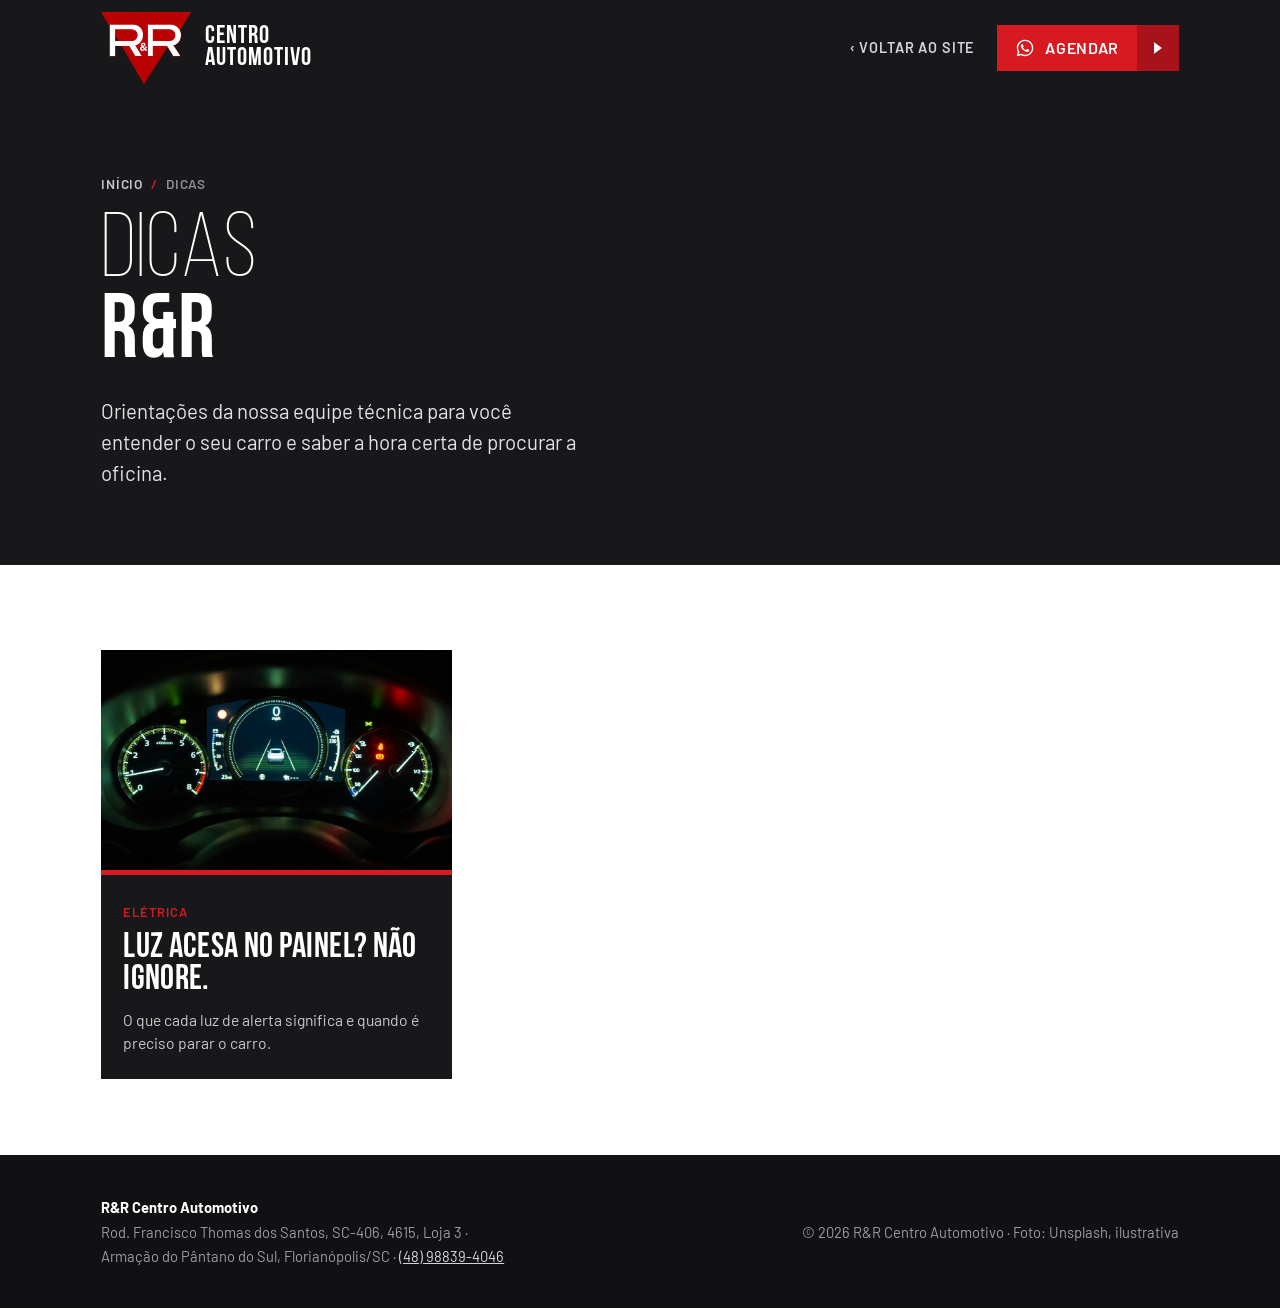
<file: site/dicas/index.html>
<!doctype html>
<html lang="pt-BR">
<head>
<meta charset="utf-8">
<meta name="viewport" content="width=device-width, initial-scale=1">
<title>Dicas de manutenção do carro · R&amp;R Centro Automotivo</title>
<meta name="description" content="Dicas práticas da equipe técnica da R&amp;R Centro Automotivo, no Sul da Ilha, em Florianópolis: luzes do painel, revisão preventiva e cuidados com o carro.">
<meta name="theme-color" content="#18181A">
<link rel="icon" href="../assets/logo/favicon-64.png" type="image/png">
<link rel="apple-touch-icon" href="../assets/logo/favicon-180.png">
<link rel="preconnect" href="https://fonts.googleapis.com">
<link rel="preconnect" href="https://fonts.gstatic.com" crossorigin>
<link href="https://fonts.googleapis.com/css2?family=Barlow+Condensed:wght@600;700&family=Barlow:wght@400;500;600;700&family=Montserrat:wght@500;700&display=swap" rel="stylesheet">
<link rel="stylesheet" href="../assets/dicas.css">
</head>
<body>

<svg width="0" height="0" style="position:absolute" aria-hidden="true">
  <defs>
    <symbol id="wa" viewBox="0 0 24 24"><path fill="currentColor" d="M19.05 4.91A9.82 9.82 0 0 0 12.04 2C6.58 2 2.13 6.45 2.13 11.91c0 1.75.46 3.45 1.32 4.95L2.05 22l5.25-1.38a9.9 9.9 0 0 0 4.74 1.21h.01c5.46 0 9.91-4.45 9.91-9.91 0-2.65-1.03-5.14-2.91-7.01Zm-7.01 15.24a8.23 8.23 0 0 1-4.19-1.15l-.3-.18-3.12.82.83-3.04-.2-.31a8.2 8.2 0 0 1-1.26-4.38c0-4.54 3.7-8.23 8.25-8.23 2.2 0 4.27.86 5.82 2.42a8.18 8.18 0 0 1 2.41 5.83c0 4.54-3.7 8.22-8.23 8.22Zm4.52-6.16c-.25-.12-1.47-.72-1.69-.81-.23-.08-.39-.12-.56.12-.16.25-.64.81-.79.97-.14.17-.29.19-.54.06-.25-.12-1.05-.39-1.99-1.23-.74-.66-1.23-1.47-1.38-1.72-.14-.25-.02-.38.11-.51.11-.11.25-.29.37-.43.13-.15.17-.25.25-.42.08-.17.04-.31-.02-.43-.06-.12-.56-1.34-.76-1.84-.2-.48-.41-.42-.56-.43h-.48c-.17 0-.43.06-.66.31-.23.25-.86.85-.86 2.07 0 1.22.89 2.4 1.01 2.56.12.17 1.75 2.67 4.23 3.74.59.26 1.05.41 1.41.52.59.19 1.13.16 1.56.1.48-.07 1.47-.6 1.67-1.18.21-.58.21-1.07.14-1.18-.06-.1-.22-.16-.47-.28Z"/></symbol>
  </defs>
</svg>

<header class="bar">
  <div class="wrap">
    <a class="brand" href="../" aria-label="R&amp;R Centro Automotivo, página inicial"><img src="../assets/logo/simbolo-rr-600.webp" alt="" width="600" height="483"><span class="bname">Centro<br>Automotivo</span></a>
    <nav aria-label="Navegação">
      <a class="back" href="../">‹ Voltar ao site</a>
      <a class="btn" href="https://wa.me/5548988394046?text=Ol%C3%A1%2C%20R%26R!%20Quero%20agendar%20a%20manuten%C3%A7%C3%A3o%20do%20meu%20carro." target="_blank" rel="noopener"><span><svg aria-hidden="true"><use href="#wa"/></svg>Agendar</span><i></i></a>
    </nav>
  </div>
</header>

<main>
  <div class="head">
    <div class="wrap" style="grid-template-columns:1fr">
      <div>
        <nav class="crumbs" aria-label="Você está em"><a href="../">Início</a><span>/</span>Dicas</nav>
        <h1><span class="lt">Dicas</span><br>R&amp;R</h1>
        <p class="lede">Orientações da nossa equipe técnica para você entender o seu carro e saber a hora certa de procurar a oficina.</p>
      </div>
    </div>
  </div>
  <section class="wrap" style="padding-block:clamp(40px,6vw,80px)" aria-label="Artigos">
    <div class="cards">
      <a class="card" href="luz-acesa-no-painel/">
        <img src="../assets/img/painel-digital.jpg" alt="Painel de instrumentos com luzes de alerta acesas" width="2000" height="1333" loading="lazy">
        <div><small>Elétrica</small><h2>Luz acesa no painel? Não ignore.</h2><p>O que cada luz de alerta significa e quando é preciso parar o carro.</p></div>
      </a>
    </div>
  </section>
</main>

<footer>
  <div class="wrap">
    <address><strong style="color:#fff">R&amp;R Centro Automotivo</strong><br>Rod. Francisco Thomas dos Santos, SC-406, 4615, Loja 3 · Armação do Pântano do Sul, Florianópolis/SC · <a href="tel:+5548988394046">(48) 98839-4046</a></address>
    <span>© 2026 R&amp;R Centro Automotivo · Foto: Unsplash, ilustrativa</span>
  </div>
</footer>

</body>
</html>
</file>
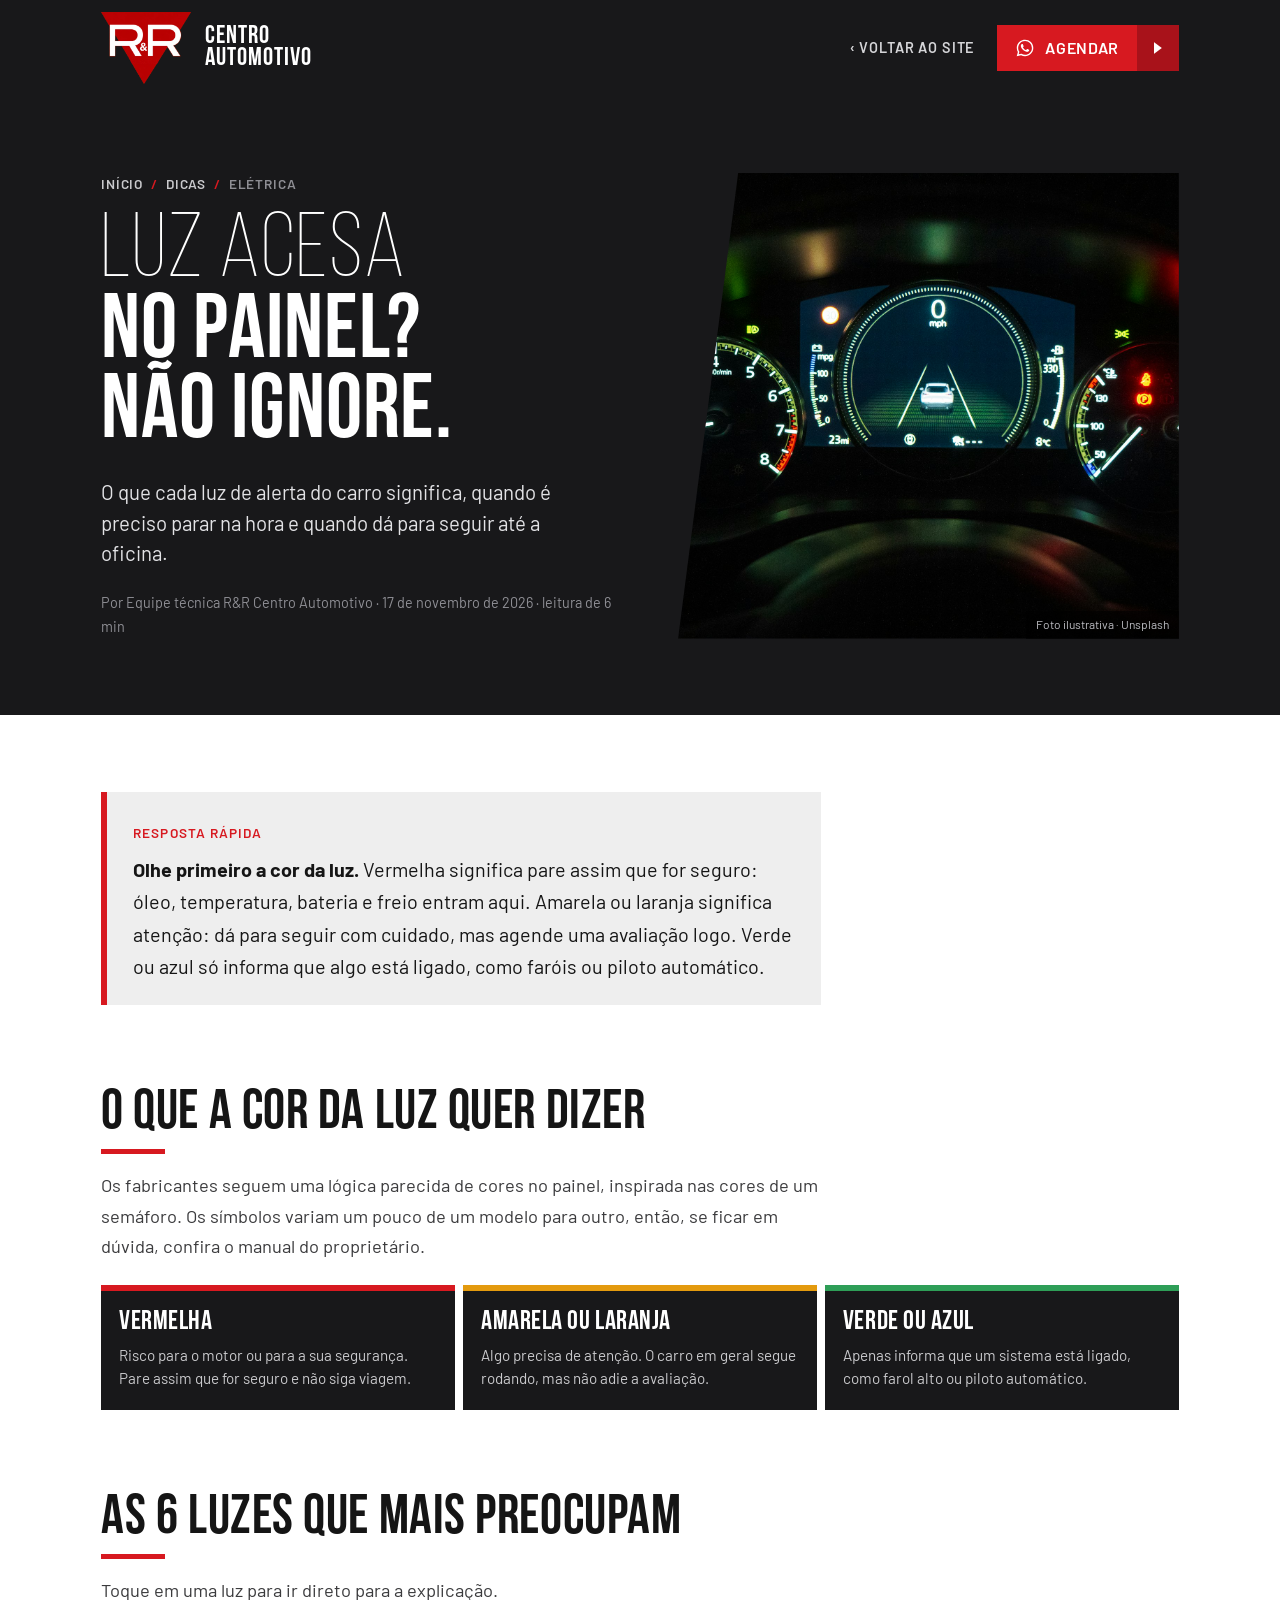
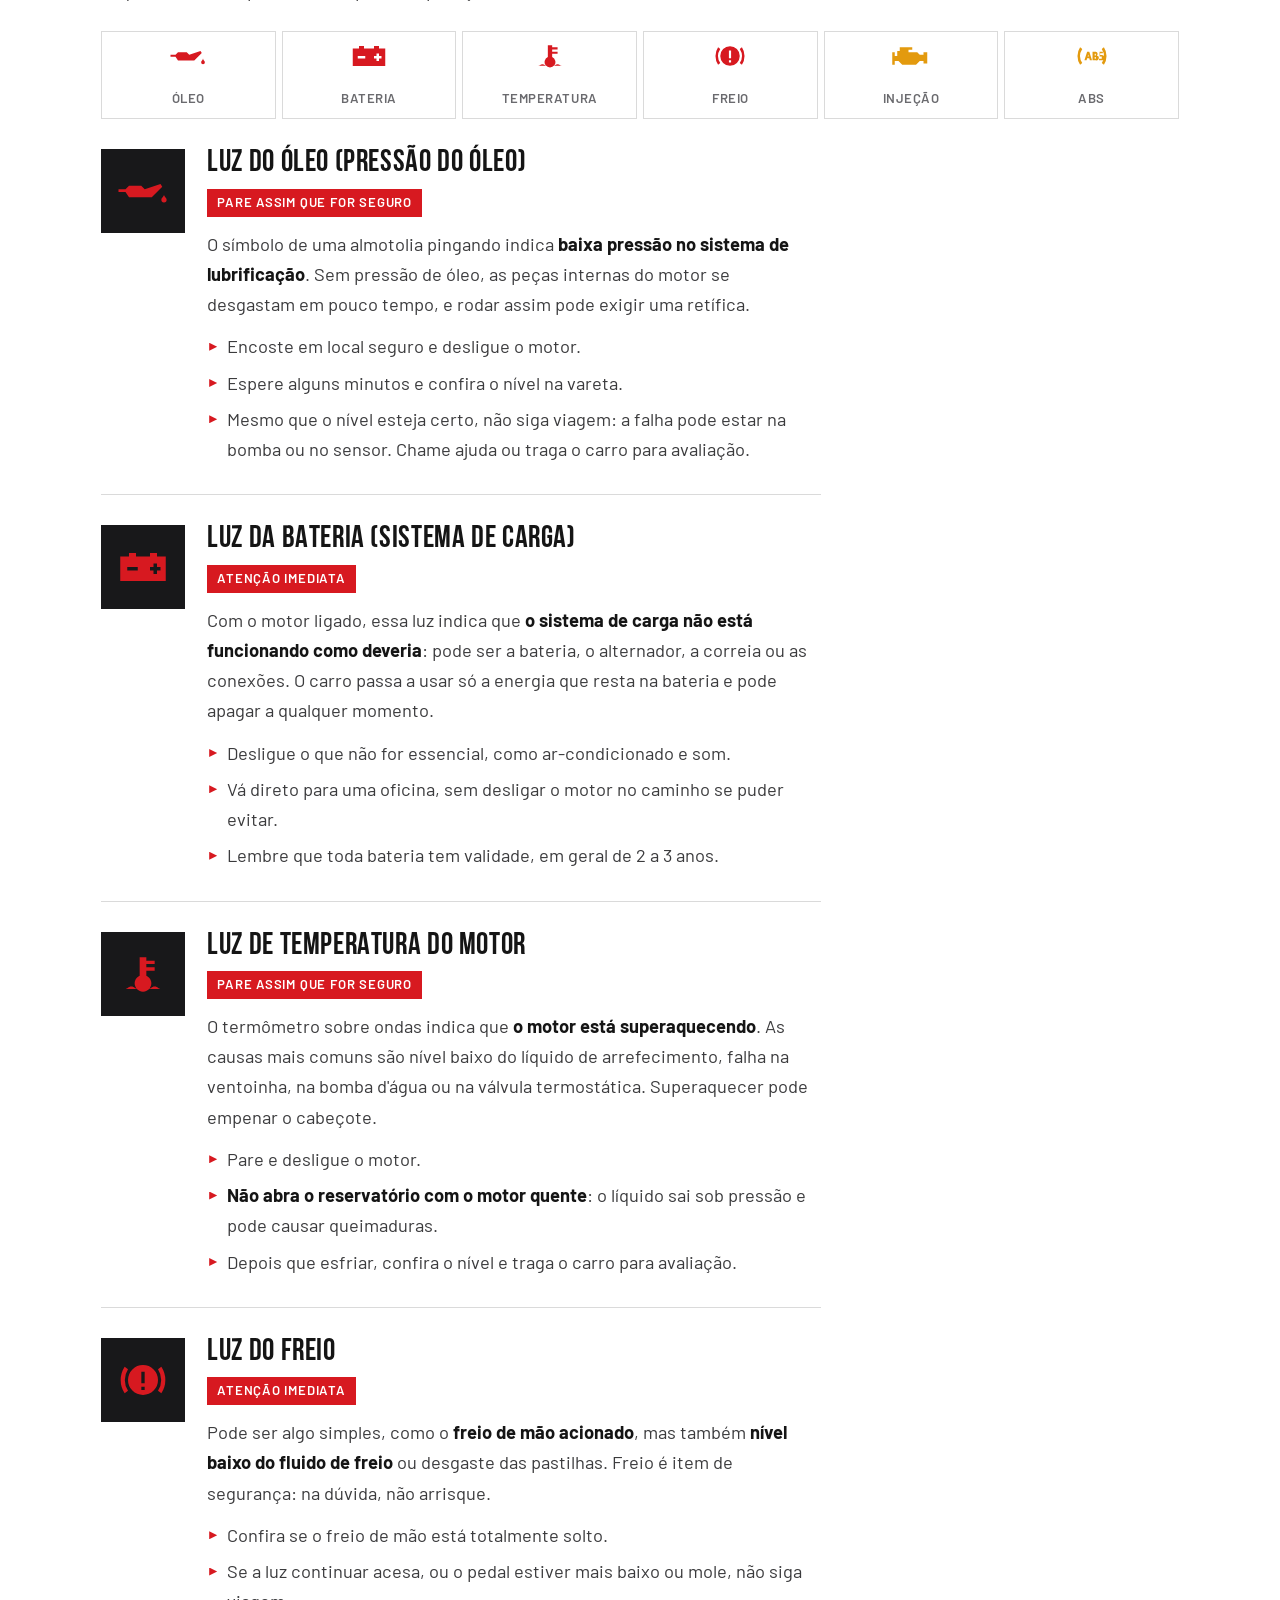
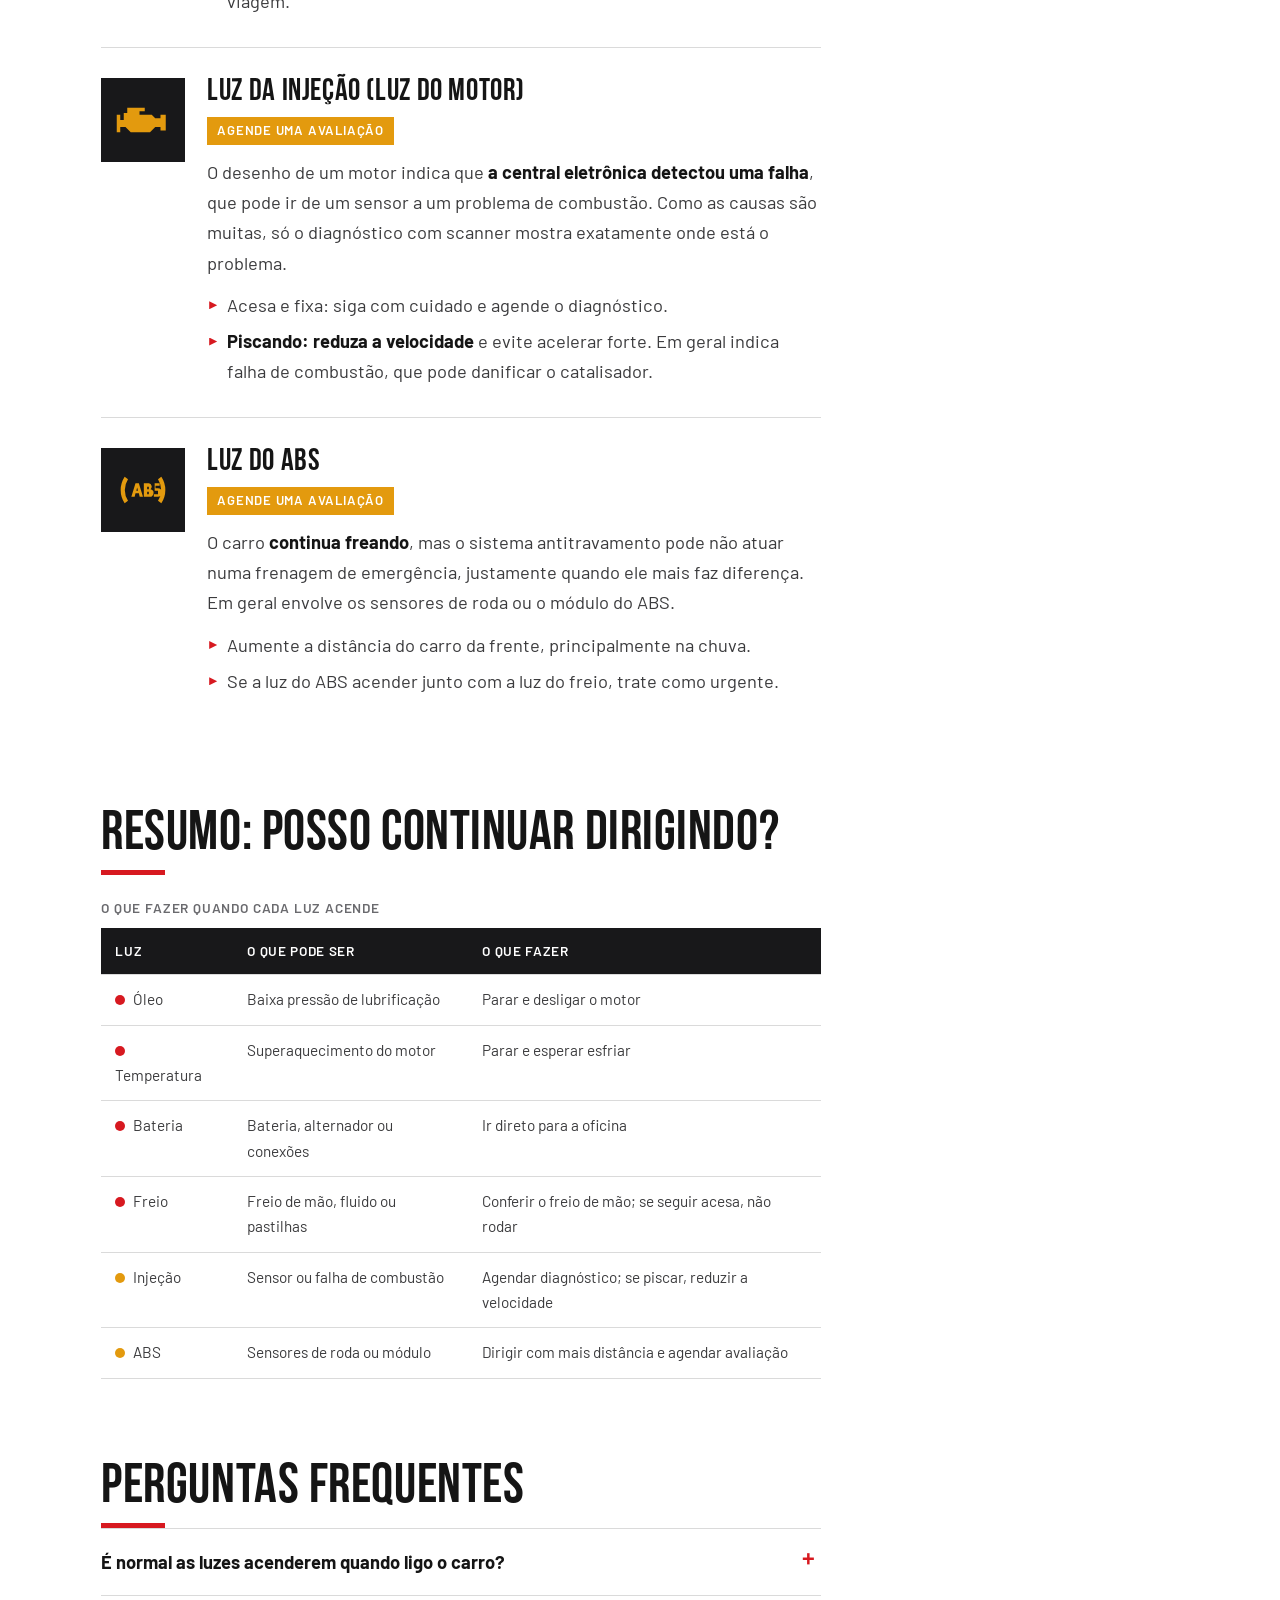
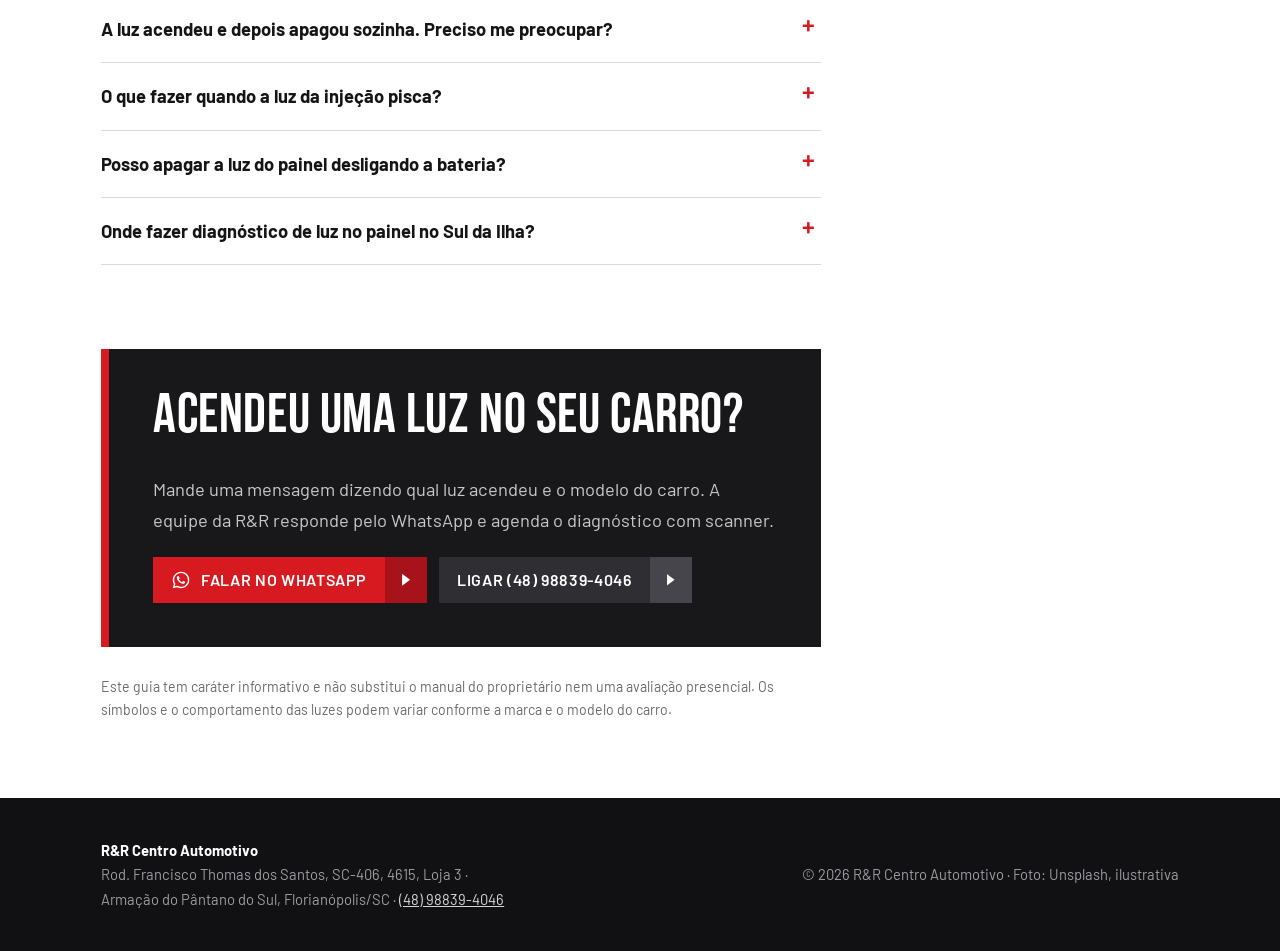
<file: site/dicas/luz-acesa-no-painel/index.html>
<!doctype html>
<html lang="pt-BR">
<head>
<meta charset="utf-8">
<meta name="viewport" content="width=device-width, initial-scale=1">
<title>Luz acesa no painel do carro: o que cada uma significa e o que fazer · R&amp;R</title>
<meta name="description" content="Guia das luzes de alerta do painel: óleo, bateria, temperatura, injeção, freio e ABS. Entenda o que cada cor indica, quando parar o carro na hora e quando dá para agendar uma avaliação.">
<meta name="robots" content="index, follow, max-image-preview:large">
<meta name="theme-color" content="#18181A">
<meta property="og:title" content="Luz acesa no painel: o que cada uma significa">
<meta property="og:description" content="Vermelha, amarela ou verde: o que cada luz de alerta do painel quer dizer e o que fazer em cada caso.">
<meta property="og:type" content="article">
<meta property="og:locale" content="pt_BR">
<meta property="og:image" content="../../assets/img/painel-digital.jpg">
<meta property="article:published_time" content="2026-11-17">
<link rel="alternate" type="text/markdown" href="index.md" title="Versão em Markdown deste artigo">
<link rel="icon" href="../../assets/logo/favicon-64.png" type="image/png">
<link rel="apple-touch-icon" href="../../assets/logo/favicon-180.png">
<link rel="preconnect" href="https://fonts.googleapis.com">
<link rel="preconnect" href="https://fonts.gstatic.com" crossorigin>
<link href="https://fonts.googleapis.com/css2?family=Barlow+Condensed:wght@600;700&family=Barlow:wght@400;500;600;700&family=Montserrat:wght@500;700&display=swap" rel="stylesheet">

<script type="application/ld+json">
{
  "@context": "https://schema.org",
  "@graph": [
    {
      "@type": "Article",
      "headline": "Luz acesa no painel do carro: o que cada uma significa e o que fazer",
      "description": "Guia das luzes de alerta do painel: óleo, bateria, temperatura, injeção, freio e ABS, com o que cada cor indica e quando parar o carro.",
      "image": "../../assets/img/painel-digital.jpg",
      "datePublished": "2026-11-17",
      "dateModified": "2026-11-17",
      "inLanguage": "pt-BR",
      "author": { "@type": "Organization", "name": "Equipe técnica R&R Centro Automotivo" },
      "publisher": { "@id": "#rr" },
      "about": ["Luzes de alerta do painel", "Diagnóstico automotivo", "Manutenção preventiva"]
    },
    {
      "@type": "AutoRepair",
      "@id": "#rr",
      "name": "R&R Centro Automotivo",
      "telephone": "+55 48 98839-4046",
      "address": {
        "@type": "PostalAddress",
        "streetAddress": "Rod. Francisco Thomas dos Santos, SC-406, 4615, Loja 3, Armação do Pântano do Sul",
        "addressLocality": "Florianópolis",
        "addressRegion": "SC",
        "addressCountry": "BR"
      },
      "areaServed": "Sul da Ilha, Florianópolis",
      "sameAs": ["https://www.instagram.com/r_rcentroautomotivo/"]
    },
    {
      "@type": "BreadcrumbList",
      "itemListElement": [
        { "@type": "ListItem", "position": 1, "name": "Início", "item": "../../" },
        { "@type": "ListItem", "position": 2, "name": "Dicas", "item": "../" },
        { "@type": "ListItem", "position": 3, "name": "Luz acesa no painel" }
      ]
    },
    {
      "@type": "FAQPage",
      "mainEntity": [
        { "@type": "Question", "name": "Posso continuar dirigindo com uma luz acesa no painel?",
          "acceptedAnswer": { "@type": "Answer", "text": "Depende da cor. Luz vermelha (óleo, temperatura, bateria, freio) pede para parar assim que for seguro. Luz amarela ou laranja (injeção, ABS) permite seguir com cuidado até uma oficina, mas a avaliação deve ser feita logo. Verde ou azul só informa que algo está ligado." } },
        { "@type": "Question", "name": "O que fazer quando a luz da injeção pisca?",
          "acceptedAnswer": { "@type": "Answer", "text": "Luz da injeção piscando costuma indicar falha de combustão em andamento. Reduza a velocidade, evite acelerar forte e leve o carro para diagnóstico com scanner o quanto antes. Insistir pode danificar o catalisador." } },
        { "@type": "Question", "name": "É normal as luzes acenderem quando ligo o carro?",
          "acceptedAnswer": { "@type": "Answer", "text": "Sim. Ao girar a chave ou apertar o botão de partida, o painel faz um autoteste e acende várias luzes por alguns segundos. O sinal de alerta é quando uma delas continua acesa depois que o motor pega." } },
        { "@type": "Question", "name": "A luz acendeu e depois apagou sozinha. Preciso me preocupar?",
          "acceptedAnswer": { "@type": "Answer", "text": "Vale verificar. Muitas falhas são intermitentes, e a central eletrônica do carro costuma guardar o código do erro mesmo depois que a luz apaga. Um diagnóstico com scanner mostra o que aconteceu." } },
        { "@type": "Question", "name": "Onde fazer diagnóstico de luz no painel no Sul da Ilha, em Florianópolis?",
          "acceptedAnswer": { "@type": "Answer", "text": "A R&R Centro Automotivo, na Armação do Pântano do Sul (SC-406, 4615, Loja 3), faz diagnóstico com scanner em carros nacionais e importados. O agendamento é pelo WhatsApp (48) 98839-4046." } }
      ]
    }
  ]
}
</script>

<link rel="stylesheet" href="../../assets/dicas.css">
</head>
<body>

<svg width="0" height="0" style="position:absolute" aria-hidden="true">
  <defs>
    <symbol id="wa" viewBox="0 0 24 24"><path fill="currentColor" d="M19.05 4.91A9.82 9.82 0 0 0 12.04 2C6.58 2 2.13 6.45 2.13 11.91c0 1.75.46 3.45 1.32 4.95L2.05 22l5.25-1.38a9.9 9.9 0 0 0 4.74 1.21h.01c5.46 0 9.91-4.45 9.91-9.91 0-2.65-1.03-5.14-2.91-7.01Zm-7.01 15.24a8.23 8.23 0 0 1-4.19-1.15l-.3-.18-3.12.82.83-3.04-.2-.31a8.2 8.2 0 0 1-1.26-4.38c0-4.54 3.7-8.23 8.25-8.23 2.2 0 4.27.86 5.82 2.42a8.18 8.18 0 0 1 2.41 5.83c0 4.54-3.7 8.22-8.23 8.22Zm4.52-6.16c-.25-.12-1.47-.72-1.69-.81-.23-.08-.39-.12-.56.12-.16.25-.64.81-.79.97-.14.17-.29.19-.54.06-.25-.12-1.05-.39-1.99-1.23-.74-.66-1.23-1.47-1.38-1.72-.14-.25-.02-.38.11-.51.11-.11.25-.29.37-.43.13-.15.17-.25.25-.42.08-.17.04-.31-.02-.43-.06-.12-.56-1.34-.76-1.84-.2-.48-.41-.42-.56-.43h-.48c-.17 0-.43.06-.66.31-.23.25-.86.85-.86 2.07 0 1.22.89 2.4 1.01 2.56.12.17 1.75 2.67 4.23 3.74.59.26 1.05.41 1.41.52.59.19 1.13.16 1.56.1.48-.07 1.47-.6 1.67-1.18.21-.58.21-1.07.14-1.18-.06-.1-.22-.16-.47-.28Z"/></symbol>
    <symbol id="l-oleo" viewBox="0 0 64 32"><path d="M4 14h8l4-4h14l4 4 18-6 2 3-12 12H16l-4-6H4zM56 20c0 3 3 3 3 6a3 3 0 0 1-6 0c0-3 3-3 3-6Z"/></symbol>
    <symbol id="l-bateria" viewBox="0 0 64 40"><path d="M6 8h10V4h8v4h16V4h8v4h10v28H6zm8 12v4h12v-4zm26 0v4h4v4h4v-4h4v-4h-4v-4h-4v4z"/></symbol>
    <symbol id="l-temp" viewBox="0 0 48 48"><path d="M20 4h8v22a10 10 0 1 1-8 0zM28 8h10v4H28zm0 8h10v4H28zM2 42c4 0 4-3 8-3s4 3 8 3m12 0c4 0 4-3 8-3s4 3 8 3"/></symbol>
    <symbol id="l-motor" viewBox="0 0 64 40"><path d="M14 6h20v4h-6v4h14l4 4h6v-4h6v18h-6v-4h-6l-6 6H18l-6-6H6v6H2V14h4v6h4v-8h4z"/></symbol>
    <symbol id="l-freio" viewBox="0 0 64 48"><path d="M32 6a18 18 0 1 1 0 36 18 18 0 0 1 0-36Zm-2 8v14h4V14zm0 18v4h4v-4zM10 8l4 3a24 24 0 0 0 0 26l-4 3a29 29 0 0 1 0-32Zm44 0a29 29 0 0 1 0 32l-4-3a24 24 0 0 0 0-26z"/></symbol>
    <symbol id="l-abs" viewBox="0 0 64 48"><path d="M10 8l4 3a24 24 0 0 0 0 26l-4 3a29 29 0 0 1 0-32Zm44 0a29 29 0 0 1 0 32l-4-3a24 24 0 0 0 0-26zM18 32l5-16h4l5 16h-4l-1-4h-4l-1 4zm6-7h2l-1-4zM33 16h6a4 4 0 0 1 2 7 4 4 0 0 1-2 9h-6zm4 4v3h2v-3zm0 6v3h2v-3zM46 16h6v3h-5v3h3a5 5 0 0 1 0 10h-5v-3h5v-4h-4v-9z"/></symbol>
  </defs>
</svg>

<header class="bar">
  <div class="wrap">
    <a class="brand" href="../../" aria-label="R&amp;R Centro Automotivo, página inicial"><img src="../../assets/logo/simbolo-rr-600.webp" alt="" width="600" height="483"><span class="bname">Centro<br>Automotivo</span></a>
    <nav aria-label="Navegação">
      <a class="back" href="../../">‹ Voltar ao site</a>
      <a class="btn" href="https://wa.me/5548988394046?text=Ol%C3%A1%2C%20R%26R!%20Acendeu%20uma%20luz%20no%20painel%20do%20meu%20carro.%20Podem%20me%20ajudar%20com%20um%20diagn%C3%B3stico%3F" target="_blank" rel="noopener"><span><svg aria-hidden="true"><use href="#wa"/></svg>Agendar</span><i></i></a>
    </nav>
  </div>
</header>

<main>
  <div class="head">
    <div class="wrap">
      <div>
        <nav class="crumbs" aria-label="Você está em"><a href="../../">Início</a><span>/</span><a href="../">Dicas</a><span>/</span>Elétrica</nav>
        <h1><span class="lt">Luz acesa</span><br>no painel?<br>Não ignore.</h1>
        <p class="lede">O que cada luz de alerta do carro significa, quando é preciso parar na hora e quando dá para seguir até a oficina.</p>
        <p class="meta">Por Equipe técnica R&amp;R Centro Automotivo · <time datetime="2026-11-17">17 de novembro de 2026</time> · leitura de 6 min</p>
      </div>
      <figure>
        <img src="../../assets/img/painel-digital.jpg" alt="Painel de instrumentos digital iluminado, com luzes de alerta acesas" width="2000" height="1333" fetchpriority="high" style="object-position:45% 50%">
        <figcaption>Foto ilustrativa · Unsplash</figcaption>
      </figure>
    </div>
  </div>

  <article class="wrap">
    <div class="col">
      <div class="answer" role="note">
        <p class="label">Resposta rápida</p>
        <p><strong>Olhe primeiro a cor da luz.</strong> Vermelha significa pare assim que for seguro: óleo, temperatura, bateria e freio entram aqui. Amarela ou laranja significa atenção: dá para seguir com cuidado, mas agende uma avaliação logo. Verde ou azul só informa que algo está ligado, como faróis ou piloto automático.</p>
      </div>

      <h2 id="cores">O que a cor da luz quer dizer</h2>
      <p>Os fabricantes seguem uma lógica parecida de cores no painel, inspirada nas cores de um semáforo. Os símbolos variam um pouco de um modelo para outro, então, se ficar em dúvida, confira o manual do proprietário.</p>
    </div>

    <div class="colors">
      <div style="--c:var(--red)"><b>Vermelha</b><p>Risco para o motor ou para a sua segurança. Pare assim que for seguro e não siga viagem.</p></div>
      <div style="--c:var(--amber)"><b>Amarela ou laranja</b><p>Algo precisa de atenção. O carro em geral segue rodando, mas não adie a avaliação.</p></div>
      <div style="--c:var(--green)"><b>Verde ou azul</b><p>Apenas informa que um sistema está ligado, como farol alto ou piloto automático.</p></div>
    </div>

    <div class="col">
      <h2 id="luzes">As 6 luzes que mais preocupam</h2>
      <p>Toque em uma luz para ir direto para a explicação.</p>
    </div>

    <nav class="jump" aria-label="Escolha a luz">
      <a href="#oleo" style="--c:var(--red)"><svg aria-hidden="true" viewBox="0 0 64 32"><use href="#l-oleo"/></svg>Óleo</a>
      <a href="#bateria" style="--c:var(--red)"><svg aria-hidden="true" viewBox="0 0 64 40"><use href="#l-bateria"/></svg>Bateria</a>
      <a href="#temperatura" style="--c:var(--red)"><svg aria-hidden="true" viewBox="0 0 48 48"><use href="#l-temp"/></svg>Temperatura</a>
      <a href="#freio" style="--c:var(--red)"><svg aria-hidden="true" viewBox="0 0 64 48"><use href="#l-freio"/></svg>Freio</a>
      <a href="#injecao" style="--c:var(--amber)"><svg aria-hidden="true" viewBox="0 0 64 40"><use href="#l-motor"/></svg>Injeção</a>
      <a href="#abs" style="--c:var(--amber)"><svg aria-hidden="true" viewBox="0 0 64 48"><use href="#l-abs"/></svg>ABS</a>
    </nav>

    <div class="col">
      <section class="light" id="oleo" style="--c:var(--red)" aria-labelledby="t-oleo">
        <div class="icon"><svg aria-hidden="true" viewBox="0 0 64 32"><use href="#l-oleo"/></svg></div>
        <div>
          <h3 id="t-oleo">Luz do óleo (pressão do óleo)</h3>
          <span class="tag">Pare assim que for seguro</span>
          <p>O símbolo de uma almotolia pingando indica <strong>baixa pressão no sistema de lubrificação</strong>. Sem pressão de óleo, as peças internas do motor se desgastam em pouco tempo, e rodar assim pode exigir uma retífica.</p>
          <ul class="do">
            <li>Encoste em local seguro e desligue o motor.</li>
            <li>Espere alguns minutos e confira o nível na vareta.</li>
            <li>Mesmo que o nível esteja certo, não siga viagem: a falha pode estar na bomba ou no sensor. Chame ajuda ou traga o carro para avaliação.</li>
          </ul>
        </div>
      </section>

      <section class="light" id="bateria" style="--c:var(--red)" aria-labelledby="t-bateria">
        <div class="icon"><svg aria-hidden="true" viewBox="0 0 64 40"><use href="#l-bateria"/></svg></div>
        <div>
          <h3 id="t-bateria">Luz da bateria (sistema de carga)</h3>
          <span class="tag">Atenção imediata</span>
          <p>Com o motor ligado, essa luz indica que <strong>o sistema de carga não está funcionando como deveria</strong>: pode ser a bateria, o alternador, a correia ou as conexões. O carro passa a usar só a energia que resta na bateria e pode apagar a qualquer momento.</p>
          <ul class="do">
            <li>Desligue o que não for essencial, como ar-condicionado e som.</li>
            <li>Vá direto para uma oficina, sem desligar o motor no caminho se puder evitar.</li>
            <li>Lembre que toda bateria tem validade, em geral de 2 a 3 anos.</li>
          </ul>
        </div>
      </section>

      <section class="light" id="temperatura" style="--c:var(--red)" aria-labelledby="t-temp">
        <div class="icon"><svg aria-hidden="true" viewBox="0 0 48 48"><use href="#l-temp"/></svg></div>
        <div>
          <h3 id="t-temp">Luz de temperatura do motor</h3>
          <span class="tag">Pare assim que for seguro</span>
          <p>O termômetro sobre ondas indica que <strong>o motor está superaquecendo</strong>. As causas mais comuns são nível baixo do líquido de arrefecimento, falha na ventoinha, na bomba d'água ou na válvula termostática. Superaquecer pode empenar o cabeçote.</p>
          <ul class="do">
            <li>Pare e desligue o motor.</li>
            <li><strong>Não abra o reservatório com o motor quente</strong>: o líquido sai sob pressão e pode causar queimaduras.</li>
            <li>Depois que esfriar, confira o nível e traga o carro para avaliação.</li>
          </ul>
        </div>
      </section>

      <section class="light" id="freio" style="--c:var(--red)" aria-labelledby="t-freio">
        <div class="icon"><svg aria-hidden="true" viewBox="0 0 64 48"><use href="#l-freio"/></svg></div>
        <div>
          <h3 id="t-freio">Luz do freio</h3>
          <span class="tag">Atenção imediata</span>
          <p>Pode ser algo simples, como o <strong>freio de mão acionado</strong>, mas também <strong>nível baixo do fluido de freio</strong> ou desgaste das pastilhas. Freio é item de segurança: na dúvida, não arrisque.</p>
          <ul class="do">
            <li>Confira se o freio de mão está totalmente solto.</li>
            <li>Se a luz continuar acesa, ou o pedal estiver mais baixo ou mole, não siga viagem.</li>
          </ul>
        </div>
      </section>

      <section class="light" id="injecao" style="--c:var(--amber)" aria-labelledby="t-injecao">
        <div class="icon"><svg aria-hidden="true" viewBox="0 0 64 40"><use href="#l-motor"/></svg></div>
        <div>
          <h3 id="t-injecao">Luz da injeção (luz do motor)</h3>
          <span class="tag">Agende uma avaliação</span>
          <p>O desenho de um motor indica que <strong>a central eletrônica detectou uma falha</strong>, que pode ir de um sensor a um problema de combustão. Como as causas são muitas, só o diagnóstico com scanner mostra exatamente onde está o problema.</p>
          <ul class="do">
            <li>Acesa e fixa: siga com cuidado e agende o diagnóstico.</li>
            <li><strong>Piscando: reduza a velocidade</strong> e evite acelerar forte. Em geral indica falha de combustão, que pode danificar o catalisador.</li>
          </ul>
        </div>
      </section>

      <section class="light" id="abs" style="--c:var(--amber)" aria-labelledby="t-abs">
        <div class="icon"><svg aria-hidden="true" viewBox="0 0 64 48"><use href="#l-abs"/></svg></div>
        <div>
          <h3 id="t-abs">Luz do ABS</h3>
          <span class="tag">Agende uma avaliação</span>
          <p>O carro <strong>continua freando</strong>, mas o sistema antitravamento pode não atuar numa frenagem de emergência, justamente quando ele mais faz diferença. Em geral envolve os sensores de roda ou o módulo do ABS.</p>
          <ul class="do">
            <li>Aumente a distância do carro da frente, principalmente na chuva.</li>
            <li>Se a luz do ABS acender junto com a luz do freio, trate como urgente.</li>
          </ul>
        </div>
      </section>

      <h2 id="resumo">Resumo: posso continuar dirigindo?</h2>
      <div class="tbl">
        <table>
          <caption>O que fazer quando cada luz acende</caption>
          <thead><tr><th scope="col">Luz</th><th scope="col">O que pode ser</th><th scope="col">O que fazer</th></tr></thead>
          <tbody>
            <tr><td><span class="dot" style="--c:var(--red)"></span>Óleo</td><td>Baixa pressão de lubrificação</td><td>Parar e desligar o motor</td></tr>
            <tr><td><span class="dot" style="--c:var(--red)"></span>Temperatura</td><td>Superaquecimento do motor</td><td>Parar e esperar esfriar</td></tr>
            <tr><td><span class="dot" style="--c:var(--red)"></span>Bateria</td><td>Bateria, alternador ou conexões</td><td>Ir direto para a oficina</td></tr>
            <tr><td><span class="dot" style="--c:var(--red)"></span>Freio</td><td>Freio de mão, fluido ou pastilhas</td><td>Conferir o freio de mão; se seguir acesa, não rodar</td></tr>
            <tr><td><span class="dot" style="--c:var(--amber)"></span>Injeção</td><td>Sensor ou falha de combustão</td><td>Agendar diagnóstico; se piscar, reduzir a velocidade</td></tr>
            <tr><td><span class="dot" style="--c:var(--amber)"></span>ABS</td><td>Sensores de roda ou módulo</td><td>Dirigir com mais distância e agendar avaliação</td></tr>
          </tbody>
        </table>
      </div>

      <h2 id="perguntas">Perguntas frequentes</h2>
      <details>
        <summary>É normal as luzes acenderem quando ligo o carro?</summary>
        <p>Sim. Ao girar a chave ou apertar o botão de partida, o painel faz um autoteste e acende várias luzes por alguns segundos. O sinal de alerta é quando uma delas continua acesa depois que o motor pega.</p>
      </details>
      <details>
        <summary>A luz acendeu e depois apagou sozinha. Preciso me preocupar?</summary>
        <p>Vale verificar. Muitas falhas são intermitentes, e a central eletrônica costuma guardar o código do erro mesmo depois que a luz apaga. Um diagnóstico com scanner mostra o que aconteceu.</p>
      </details>
      <details>
        <summary>O que fazer quando a luz da injeção pisca?</summary>
        <p>Reduza a velocidade, evite acelerar forte e leve o carro para diagnóstico o quanto antes. Luz da injeção piscando costuma indicar falha de combustão em andamento, e insistir pode danificar o catalisador.</p>
      </details>
      <details>
        <summary>Posso apagar a luz do painel desligando a bateria?</summary>
        <p>A luz pode até apagar por um tempo, mas o problema continua lá e volta a acender. Além disso, você perde a informação que ajudaria no diagnóstico. O caminho certo é ler o código da falha e corrigir a causa.</p>
      </details>
      <details>
        <summary>Onde fazer diagnóstico de luz no painel no Sul da Ilha?</summary>
        <p>A R&amp;R Centro Automotivo fica na Armação do Pântano do Sul, em Florianópolis, e faz diagnóstico com scanner em carros nacionais e importados. O agendamento é pelo WhatsApp <a href="https://wa.me/5548988394046" target="_blank" rel="noopener">(48) 98839-4046</a>.</p>
      </details>

      <aside class="cta" aria-labelledby="t-cta">
        <h2 id="t-cta">Acendeu uma luz no seu carro?</h2>
        <p>Mande uma mensagem dizendo qual luz acendeu e o modelo do carro. A equipe da R&amp;R responde pelo WhatsApp e agenda o diagnóstico com scanner.</p>
        <div class="row">
          <a class="btn" href="https://wa.me/5548988394046?text=Ol%C3%A1%2C%20R%26R!%20Acendeu%20uma%20luz%20no%20painel%20do%20meu%20carro.%20Podem%20me%20ajudar%20com%20um%20diagn%C3%B3stico%3F" target="_blank" rel="noopener"><span><svg aria-hidden="true"><use href="#wa"/></svg>Falar no WhatsApp</span><i></i></a>
          <a class="btn grey" href="tel:+5548988394046"><span>Ligar (48) 98839-4046</span><i></i></a>
        </div>
      </aside>

      <p class="note">Este guia tem caráter informativo e não substitui o manual do proprietário nem uma avaliação presencial. Os símbolos e o comportamento das luzes podem variar conforme a marca e o modelo do carro.</p>
    </div>
  </article>
</main>

<footer>
  <div class="wrap">
    <address><strong style="color:#fff">R&amp;R Centro Automotivo</strong><br>Rod. Francisco Thomas dos Santos, SC-406, 4615, Loja 3 · Armação do Pântano do Sul, Florianópolis/SC · <a href="tel:+5548988394046">(48) 98839-4046</a></address>
    <span>© 2026 R&amp;R Centro Automotivo · Foto: Unsplash, ilustrativa</span>
  </div>
</footer>

</body>
</html>
</file>
<file: site/assets/dicas.css>
@font-face{font-family:"Bebas Neue";src:url("fonts/BebasNeue-Light.woff") format("woff");font-weight:300;font-display:swap}
@font-face{font-family:"Bebas Neue";src:url("fonts/BebasNeue-Bold.woff") format("woff");font-weight:700;font-display:swap}
:root{
  --paper:#FFFFFF;--silver:#EEEEEE;--silver-2:#DADADA;--ink:#151515;--text:#3B3B3D;--soft:#6A6A6E;
  --red:#D71920;--red-dark:#A8121A;--amber:#E39A0E;--green:#2E9E57;--dark:#18181A;--dark-2:#232326;
  --cond:"Barlow", Arial, sans-serif;--display:"Bebas Neue","Arial Narrow",sans-serif;--sans:"Barlow",Arial,sans-serif;
  --m:clamp(16px,4vw,64px);--ease:cubic-bezier(.22,.7,.2,1);
}
*,*::before,*::after{box-sizing:border-box;margin:0;padding:0}
html{-webkit-text-size-adjust:100%;scroll-behavior:smooth;scroll-padding-top:110px}
@media (prefers-reduced-motion:reduce){html{scroll-behavior:auto}}
body{background:var(--paper);color:var(--text);font-family:var(--sans);font-size:clamp(1.02rem,.97rem + .22vw,1.15rem);line-height:1.65;-webkit-font-smoothing:antialiased;overflow-x:clip}
img{display:block;max-width:100%;height:auto}
a{color:inherit}
:focus-visible{outline:3px solid var(--red);outline-offset:3px}
::selection{background:var(--red);color:#fff}
.wrap{max-width:1180px;margin:0 auto;padding-inline:var(--m)}
.col{max-width:720px}

/* bar */
.bar{position:sticky;top:0;z-index:50;background:var(--dark);color:#fff}
.bar .wrap{height:96px;display:flex;align-items:center;justify-content:space-between;gap:16px}
.brand{display:flex;align-items:center;gap:14px;text-decoration:none}
.brand img{height:72px;width:auto}
.bname{font-family:var(--display);font-weight:700;text-transform:uppercase;font-size:1.6rem;line-height:.86;letter-spacing:.04em;color:#fff}
.brand b{font-family:var(--display);font-size:1.6rem;letter-spacing:.02em;line-height:1}
.brand small{display:block;font-family:var(--cond);font-weight:600;text-transform:uppercase;letter-spacing:.08em;font-size:.68rem;color:#A7A7AC}
.bar nav{display:flex;align-items:center;gap:22px}
.bar nav a.back{font-family:var(--cond);font-weight:600;text-transform:uppercase;letter-spacing:.06em;font-size:.9rem;color:#D5D5D8;text-decoration:none}
.bar nav a.back:hover{color:#fff}
.btn{display:inline-flex;align-items:stretch;min-height:46px;background:var(--red);color:#fff;font-family:var(--cond);font-weight:600;text-transform:uppercase;letter-spacing:.04em;font-size:1rem;text-decoration:none;transition:background .25s,transform .25s var(--ease)}
.btn span{display:flex;align-items:center;gap:10px;padding:0 18px}
.btn i{display:flex;align-items:center;justify-content:center;width:42px;background:var(--red-dark);transition:width .3s var(--ease)}
.btn i::after{content:"";width:8px;height:12px;background:#fff;clip-path:polygon(0 0,100% 50%,0 100%)}
.btn:hover{background:#E0222A}.btn:hover i{width:50px}.btn:active{transform:scale(.98)}
.btn svg{width:20px;height:20px;fill:currentColor}

/* header */
.head{background:var(--dark);color:#C9C9CC;position:relative;overflow:hidden}
.head .wrap{display:grid;grid-template-columns:1.05fr 1fr;gap:clamp(24px,4vw,56px);align-items:center;padding-block:clamp(36px,6vw,80px)}
.crumbs{font-family:var(--cond);font-weight:600;text-transform:uppercase;letter-spacing:.06em;font-size:.85rem;color:#8E8E94}
.crumbs a{text-decoration:none;color:#C9C9CC}.crumbs a:hover{color:#fff}
.crumbs span{margin:0 8px;color:var(--red)}
h1{font-family:var(--display);font-weight:700;text-transform:uppercase;color:#fff;font-size:clamp(3rem,1.4rem + 5.4vw,6.4rem);line-height:.88;letter-spacing:.01em;margin-top:18px}
h1 .lt{font-weight:300}
.lede{color:#E2E2E5;font-size:clamp(1.08rem,1rem + .35vw,1.3rem);line-height:1.5;margin-top:22px;max-width:40ch}
.meta{margin-top:22px;font-size:.9rem;color:#8E8E94}
.head figure{position:relative;align-self:stretch;min-height:280px}
.head figure img{position:absolute;inset:0;width:100%;height:100%;object-fit:cover;clip-path:polygon(12% 0,100% 0,100% 100%,0 100%)}
.head figure figcaption{position:absolute;right:0;bottom:0;background:rgba(0,0,0,.6);color:#BDBDC2;font-size:.75rem;padding:4px 10px}

/* body */
article{padding-block:clamp(40px,6vw,80px)}
h2{font-family:var(--display);font-weight:700;text-transform:uppercase;color:var(--ink);font-size:clamp(2.2rem,1.4rem + 2.6vw,3.6rem);line-height:.92;letter-spacing:.01em;margin-top:clamp(48px,7vw,84px);padding-bottom:14px;position:relative}
h2::after{content:"";position:absolute;left:0;bottom:0;width:64px;height:5px;background:var(--red)}
h3{font-family:var(--display);font-weight:700;text-transform:uppercase;color:var(--ink);font-size:clamp(1.6rem,1.3rem + .8vw,2.1rem);line-height:.95;letter-spacing:.02em}
article p{margin-top:16px}
article p a,article li a{color:var(--red);font-weight:600;text-decoration-thickness:1px;text-underline-offset:3px}
strong{color:var(--ink)}

.answer{background:var(--silver);border-left:6px solid var(--red);padding:22px 26px;margin-top:0}
.answer .label{font-family:var(--cond);font-weight:600;text-transform:uppercase;letter-spacing:.08em;font-size:.85rem;color:var(--red)}
.answer p{margin-top:8px;color:var(--ink);font-size:1.08em}

.colors{display:grid;grid-template-columns:repeat(3,1fr);gap:8px;margin-top:24px}
.colors div{background:var(--dark);color:#C9C9CC;padding:18px 18px 20px;border-top:6px solid var(--c)}
.colors b{display:block;font-family:var(--display);font-size:1.7rem;color:#fff;letter-spacing:.02em;line-height:1}
.colors p{margin-top:8px;font-size:.95rem;line-height:1.5}

.jump{display:grid;grid-template-columns:repeat(6,1fr);gap:6px;margin-top:26px}
.jump a{background:#fff;box-shadow:inset 0 0 0 1px var(--silver-2);min-height:88px;padding:12px 6px 10px;display:flex;flex-direction:column;align-items:center;justify-content:space-between;gap:6px;font-family:var(--cond);font-weight:600;text-transform:uppercase;font-size:.82rem;letter-spacing:.04em;color:var(--soft);text-decoration:none;transition:background .2s,color .2s}
.jump svg{width:40px;height:26px;fill:var(--c)}
.jump a:hover{background:var(--dark);color:#fff;box-shadow:none}

.light{display:grid;grid-template-columns:84px 1fr;gap:22px;padding-block:30px;border-top:1px solid var(--silver-2)}
.light:first-of-type{border-top:0}
.light .icon{width:84px;height:84px;background:var(--dark);display:grid;place-items:center}
.light .icon svg{width:56px;height:40px;fill:var(--c)}
.light .tag{display:inline-block;margin-top:10px;font-family:var(--cond);font-weight:600;text-transform:uppercase;letter-spacing:.06em;font-size:.82rem;color:#fff;background:var(--c);padding:3px 10px}
.light p{margin-top:12px}
.light .do{margin-top:12px;padding-left:20px;list-style:none}
.light .do li{position:relative;margin-top:6px}
.light .do li::before{content:"";position:absolute;left:-18px;top:.62em;width:8px;height:8px;background:var(--red);clip-path:polygon(0 0,100% 50%,0 100%)}

table{width:100%;border-collapse:collapse;margin-top:22px;font-size:.96rem}
caption{text-align:left;font-family:var(--cond);font-weight:600;text-transform:uppercase;letter-spacing:.06em;font-size:.85rem;color:var(--soft);padding-bottom:8px}
th,td{text-align:left;padding:12px 14px;border-bottom:1px solid var(--silver-2);vertical-align:top}
thead th{background:var(--dark);color:#fff;font-family:var(--cond);font-weight:600;text-transform:uppercase;letter-spacing:.05em;font-size:.85rem}
td .dot{display:inline-block;width:10px;height:10px;border-radius:50%;background:var(--c);margin-right:8px}
.tbl{overflow-x:auto}

details{border-top:1px solid var(--silver-2)}
details:last-of-type{border-bottom:1px solid var(--silver-2)}
summary{cursor:pointer;list-style:none;padding:18px 40px 18px 0;position:relative;font-weight:700;color:var(--ink)}
summary::-webkit-details-marker{display:none}
summary::after{content:"+";position:absolute;right:6px;top:50%;transform:translateY(-50%);font-family:var(--display);font-size:2rem;color:var(--red);line-height:1}
details[open] summary::after{content:"–"}
details p{margin:0 0 18px}

.cta{background:var(--dark);color:#C9C9CC;margin-top:clamp(48px,7vw,84px);padding:clamp(28px,4vw,44px);border-left:8px solid var(--red)}
.cta h2{color:#fff;margin-top:0}
.cta h2::after{display:none}
.cta .row{display:flex;flex-wrap:wrap;gap:12px;margin-top:22px}
.btn.grey{background:#2F2F33}.btn.grey i{background:#45454B}.btn.grey:hover{background:#3A3A3F}
.note{font-size:.88rem;color:var(--soft);margin-top:28px}

footer{background:#111113;color:#9C9CA2;font-size:.92rem}
footer .wrap{padding-block:40px;display:flex;flex-wrap:wrap;gap:20px 40px;justify-content:space-between;align-items:center}
footer address{font-style:normal;max-width:52ch}
footer a{color:#D5D5D8}

@media (max-width:900px){
  .head .wrap{grid-template-columns:1fr}
  .head figure{min-height:220px;margin-inline:calc(var(--m) * -1)}
  .head figure img{clip-path:none}
  .jump{grid-template-columns:repeat(3,1fr)}
  .colors{grid-template-columns:1fr}
}
@media (max-width:560px){
  .bar .wrap{height:80px}
  .brand img{height:56px}
  .bname{font-size:1.3rem}
  .bar nav a.back{display:none}
  .light{grid-template-columns:1fr;gap:14px}
  .light .icon{width:64px;height:64px}
  .light .icon svg{width:44px;height:30px}
}

/* dicas index */
.cards{display:grid;grid-template-columns:repeat(auto-fill,minmax(300px,1fr));gap:12px;margin-top:8px}
.card{display:flex;flex-direction:column;background:var(--dark);color:#C9C9CC;text-decoration:none;transition:transform .3s var(--ease)}
.card:hover{transform:translateY(-3px)}
.card img{aspect-ratio:16/10;object-fit:cover;width:100%}
.card div{padding:20px 22px 24px;border-top:5px solid var(--red)}
.card small{font-family:var(--cond);font-weight:600;text-transform:uppercase;letter-spacing:.08em;font-size:.8rem;color:var(--red)}
.card h2{color:#fff;font-size:clamp(1.8rem,1.4rem + 1vw,2.4rem);margin-top:8px;padding:0}
.card h2::after{display:none}
.card p{margin-top:10px;font-size:.98rem;line-height:1.5}
</file>
